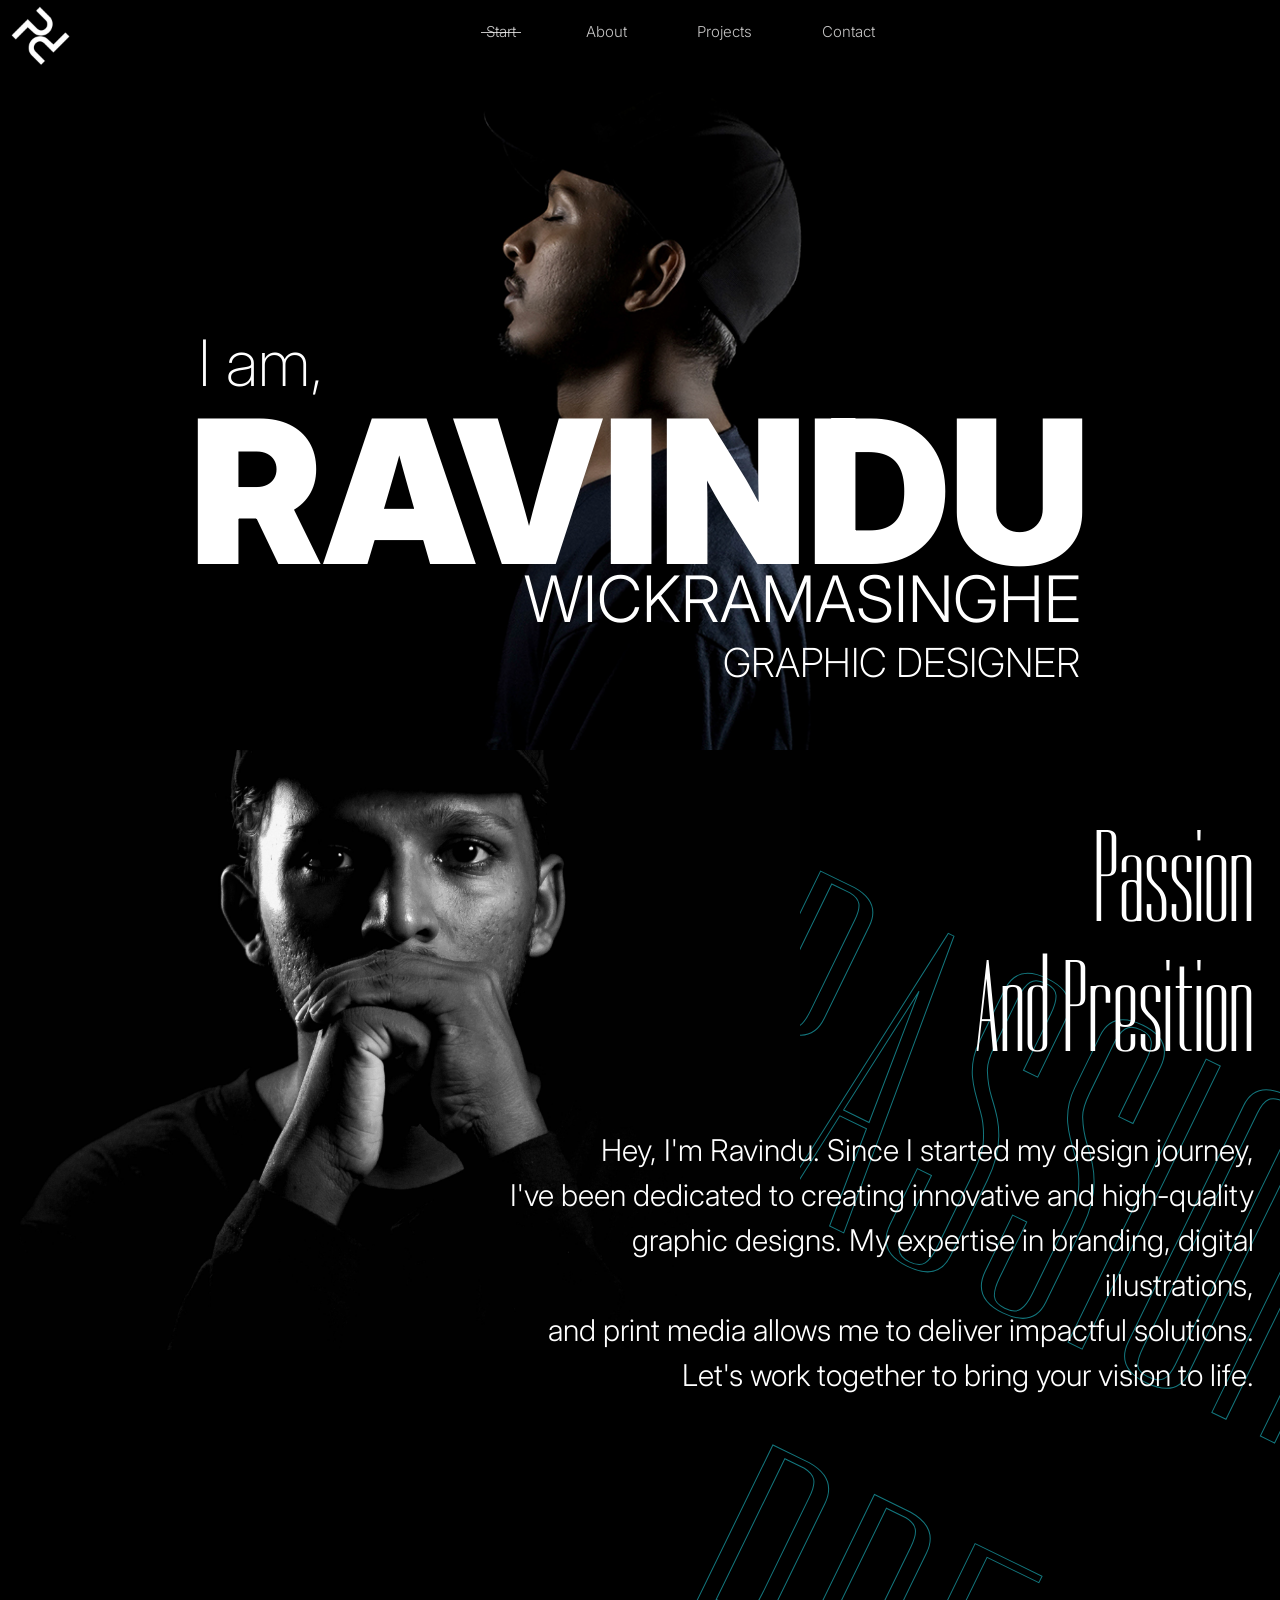
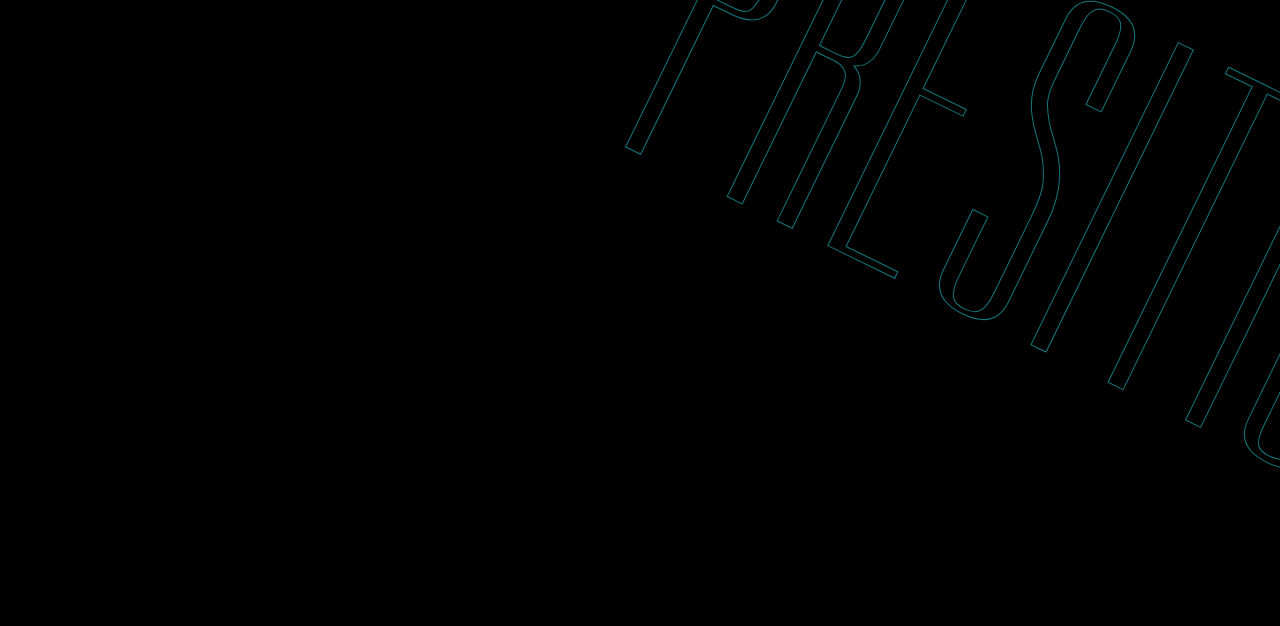
<file: index.html>
<!DOCTYPE html>
<html lang="en">
<head>
    <meta charset="UTF-8">
    <meta name="viewport" content="width=device-width, initial-scale=1.0">
    <title>Home-Ravindu Wickramasinghe</title>
    <link href="https://unpkg.com/aos@2.3.1/dist/aos.css" rel="stylesheet">
    <link href="https://cdn.jsdelivr.net/npm/bootstrap@5.3.3/dist/css/bootstrap.min.css" rel="stylesheet" integrity="sha384-QWTKZyjpPEjISv5WaRU9OFeRpok6YctnYmDr5pNlyT2bRjXh0JMhjY6hW+ALEwIH" crossorigin="anonymous">
    <link rel="stylesheet" href="./asset/css/index.css">
    <link rel="stylesheet" href="./asset/css/navbar.css">
    <style>
        @import url('https://fonts.googleapis.com/css2?family=Inter:ital,opsz,wght@0,14..32,100..900;1,14..32,100..900&display=swap');
        </style>
        <style>
          @import url('https://fonts.googleapis.com/css2?family=Dorsa&display=swap');
          </style>
<script src="https://unpkg.com/aos@2.3.1/dist/aos.js"></script>

</head>
<body>
    <!-------------- Navigation bar-------------------->
<div id="navbar" class="navbar nav " style="z-index: 1;">
  
    <a class="nav-link  " href="./index.html">
      <img src="./asset/img/logo(p.p).jpg" alt="logo" height="60" style="margin: 0px 5px 5px 5px; ">
    </a>
 
    <div class="nav-items nav" >
        <p class="nav-item">
          <a class="nav-link "  href="./index.html" 
          style=" --strike: 1; 
          background-position-x: center;">Start</a>
        </p>
        <p class="nav-item">
          <a class="nav-link" href="./Pages/about.html">About</a>
        </p>
        <p class="nav-item">
          <a class="nav-link" href="./Pages/projects.html">Projects</a>
        </p>
        <p class="nav-item"  >
          <a class="nav-link " href="./Pages/contact.html">Contact</a>
        </p>
    </div>
</div>
<!-- ------------------------ Home --------------------------------------->
<div class="home" style="z-index: 0;" >
 <div data-aos="fade-up" data-aos-duration="1000" class="home-container">
    <div data-aos="zoom-in" data-aos-duration="2000" class="home-text"
      >
        <p class="text-one " >I am,</p>
        <p class="text-two  ">RAVINDU</p>
        <P class="text-three ">WICKRAMASINGHE</P>
        <P class="text-four">GRAPHIC DESIGNER</P>
    
    </div> 
 </div>
</div>

<!-- ----------------Passsion--------------- -->
 <div class="passion-section"   >
  <div class="background-text" style="z-index: -1;">PASSION</div>
    <div class="background-text1" style="z-index: 0;">PRESITION</div>

    <div class="passion"  >
       <!-- data-aos="fade-right"
    data-aos-duration="1000"
    data-aos-easing="ease-in-sine" -->
    
    <div class="passion-desc"  >
      <!-- data-aos="fade-left"
    data-aos-duration="1000"
    data-aos-easing="ease-in-sine" -->
      <p class="passion-title">
       
        Passion <br>
        And Presition
      
      </p>
        <p class="passion-desc-body">
          Hey, I'm Ravindu. Since I started my design journey,<br>
I've been dedicated to creating innovative and high-quality <br>
graphic designs. My expertise in branding, digital illustrations, <br>
 and print media allows me to deliver impactful solutions. <br>
Let's work together to bring your vision to life.
        </p>
      </div>
    </div>
 </div>

<script>
  document.addEventListener("DOMContentLoaded", function () {
    AOS.init({
        duration: 800,  
        easing: "ease-in-out",  
        once: false,  
    });
  });
</script>
    
    <script src="https://cdn.jsdelivr.net/npm/bootstrap@5.3.3/dist/js/bootstrap.bundle.min.js" integrity="sha384-YvpcrYf0tY3lHB60NNkmXc5s9fDVZLESaAA55NDzOxhy9GkcIdslK1eN7N6jIeHz" crossorigin="anonymous"></script>
</body>

</html>
</file>
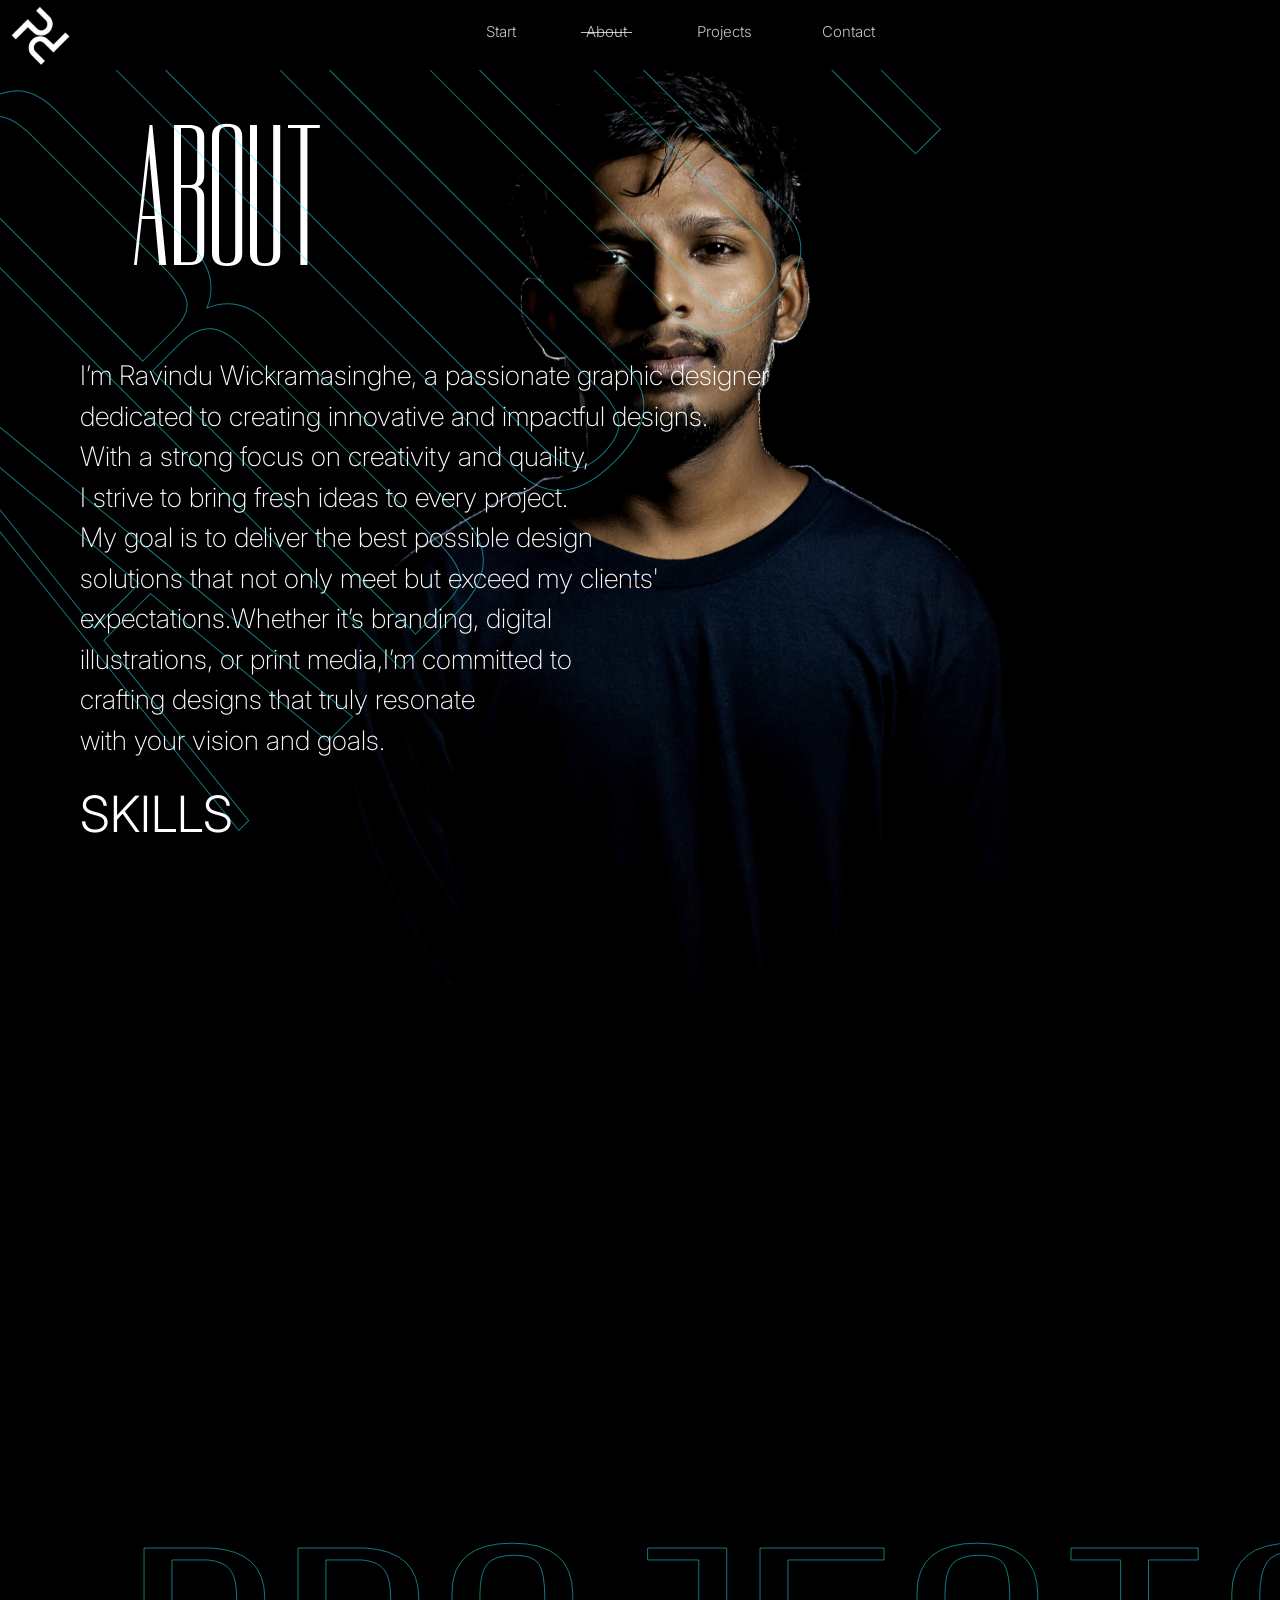
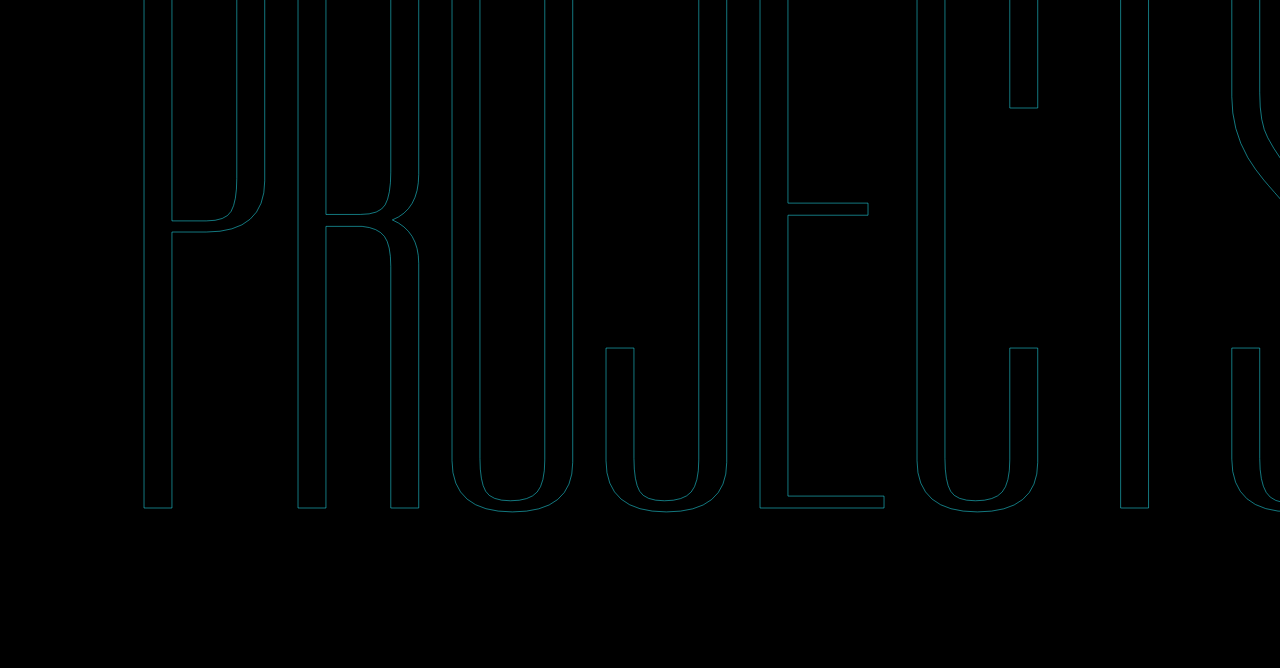
<file: Pages/about.html>
<!DOCTYPE html>
<html lang="en">
  <head>
    <meta charset="UTF-8" />
    <meta name="viewport" content="width=device-width, initial-scale=1.0" />
    <title>About-Ravidu</title>
    <link href="https://unpkg.com/aos@2.3.1/dist/aos.css" rel="stylesheet" />
    <link
      href="https://cdn.jsdelivr.net/npm/bootstrap@5.3.3/dist/css/bootstrap.min.css"
      rel="stylesheet"
      integrity="sha384-QWTKZyjpPEjISv5WaRU9OFeRpok6YctnYmDr5pNlyT2bRjXh0JMhjY6hW+ALEwIH"
      crossorigin="anonymous"
    />
    <style>
      @import url("https://fonts.googleapis.com/css2?family=Inter:ital,opsz,wght@0,14..32,100..900;1,14..32,100..900&display=swap");
    </style>
    <style>
      @import url("https://fonts.googleapis.com/css2?family=Dorsa&display=swap");
    </style>
    <link rel="stylesheet" href="../asset/css/about.css" />
    <link rel="stylesheet" href="../asset/css/navbar.css" />
  </head>
  <body>
    <div id="navbar" class="navbar nav"  style="z-index: 1;">
      <a class="nav-link  " href="./index.html">
      <img src="../asset/img/logo(p.p).jpg" alt="logo" height="60" style="margin: 0px 5px 5px 5px; ">
    </a>

      <div class="nav-items nav"  >
        <p class="nav-item">
          <a class="nav-link" href="../index.html">Start</a>
        </p>
        <p class="nav-item">
          <a class="nav-link" href="./about.html" 
          style=" --strike: 1; 
          background-position-x: center;">About</a>
        </p>
        <p class="nav-item">
          <a class="nav-link" href="./projects.html">Projects</a>
        </p>
        <p class="nav-item">
          <a class="nav-link" href="./contact.html">Contact</a>
        </p>
      </div>
    </div>
    <div id="about-content" data-aos="fade-left"
    data-aos-duration="1000"
    style="z-index: 0;">
      <div class="about-text" data-aos="fade-right"
      data-aos-duration="1000">
      <div class="containerbackground1"> ABOUT</div>
        <div class="about-topic">
          <p>ABOUT</p>
        </div>
        <div class="about-desc">
          <p>
            I’m Ravindu Wickramasinghe, a passionate graphic designer <br />
            dedicated to creating innovative and impactful designs. <br />
            With a strong focus on creativity and quality, <br />
            I strive to bring fresh ideas to every project. <br />
            My goal is to deliver the best possible design<br />
            solutions that not only meet but exceed my clients' <br />
            expectations.Whether it’s branding, digital <br />
            illustrations, or print media,I’m committed to <br />
            crafting designs that truly resonate <br />
            with your vision and goals.
          </p>
        </div>
      </div>
      <div class="about-skills">
        <div class="skill-topic">
          <p>SKILLS</p>
        </div>
        <div class="skill-list">
          <div class="skill-item" data-aos="flip-left"
          data-aos-duration="800" >
            <img src="../asset/img/photoshop.png" alt="photoshop immage" />
          </div>
          <div class="skill-item" data-aos="flip-left"
          data-aos-duration="800"
          data-aos-delay="100"
           >
            <img src="../asset/img/illustrator.png" alt="AI image" />
          </div>
          <div class="skill-item"data-aos="flip-left"
          data-aos-duration="800"
          data-aos-delay="200" >
            <img src="../asset/img/premier-pro.png" alt="premier image" />
          </div>
          <div class="skill-item" data-aos="flip-left"
          data-aos-duration="800"
          data-aos-delay="300" >
            <img src="../asset/img/maya.png"
              alt="maya image"
              style="height: 90px; width: 90px; margin-top: 0"
            />
          </div>
          <div class="skill-item" style="margin-left: 100px" data-aos="flip-left"
          data-aos-duration="800"
          data-aos-delay="400" >
          <a href="../asset/pdf/Ravindu Wickramasinghe CV.pdf" download><img src="../asset/img/pdf.png" alt="pdf image" /></a>
            
            <p
              style="
                text-align: center;
                color: white;
                font-size: 10px;
                font-family: inter, sans-serif;
                font-weight: 200;
              "
            >
              DOWNLOAD <br />
              CV HERE
            </p>
          </div>
        </div>
      </div>
    </div>
    <div class="project-part" >
      <div class="containerbackground2"> PROJECTS</div>
      <div class="projects" data-aos="zoom-in" data-aos-duration="1500">
      <a href="./projects.html" class="projects-text">
        PROJECTS
      </a>
    </div>
    </div>
    
    <script>
      document.addEventListener("DOMContentLoaded", function () {
     AOS.init({
         duration: 800,  // Animation duration in milliseconds
         easing: "ease-in-out",  // Animation easing
         once: false,  // Animation happens every time it scrolls into view
     });
   });
   </script>
    <script src="https://unpkg.com/aos@2.3.1/dist/aos.js"></script>
    <script
      src="https://cdn.jsdelivr.net/npm/bootstrap@5.3.3/dist/js/bootstrap.bundle.min.js"
      integrity="sha384-YvpcrYf0tY3lHB60NNkmXc5s9fDVZLESaAA55NDzOxhy9GkcIdslK1eN7N6jIeHz"
      crossorigin="anonymous"
    ></script>
  </body>
</html>
</file>
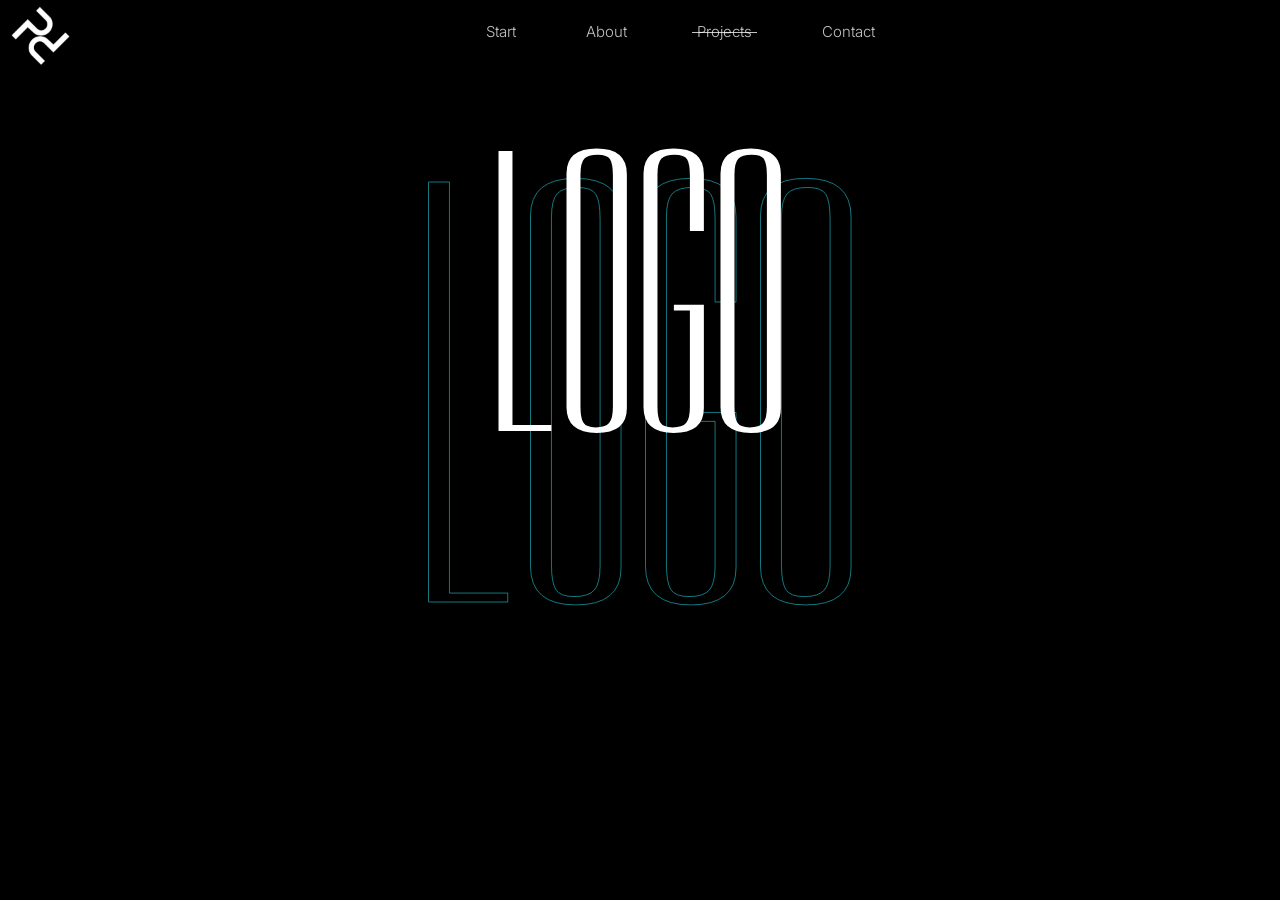
<file: Pages/projectFiles.html>
<!DOCTYPE html>
<html lang="en">
  <head>
    <meta charset="UTF-8" />
    <meta name="viewport" content="width=device-width, initial-scale=1.0" />
    <title >Document</title>
    <link rel="stylesheet" href=".././asset/css/projectfiles.css" />
    <link href="https://unpkg.com/aos@2.3.1/dist/aos.css" rel="stylesheet" />
    <link
      href="https://cdn.jsdelivr.net/npm/bootstrap@5.3.3/dist/css/bootstrap.min.css"
      rel="stylesheet"
      integrity="sha384-QWTKZyjpPEjISv5WaRU9OFeRpok6YctnYmDr5pNlyT2bRjXh0JMhjY6hW+ALEwIH"
      crossorigin="anonymous"
    />
    <style>
      @import url("https://fonts.googleapis.com/css2?family=Inter:ital,opsz,wght@0,14..32,100..900;1,14..32,100..900&display=swap");
    </style>
    <style>
      @import url("https://fonts.googleapis.com/css2?family=Dorsa&display=swap");
    </style>
    <link rel="stylesheet" href="../asset/css/navbar.css" />
  </head>
  <body style="background-color: black;">
      <div id="navbar" class="navbar nav " style="z-index: 1;">
  
    <a class="nav-link  " href="../index.html">
      <img src="../asset/img/logo(p.p).jpg" alt="logo" height="60" style="margin: 0px 5px 5px 5px; ">
    </a>
    <div class="nav-items nav" >
        <p class="nav-item">
          <a class="nav-link "  href="../index.html" >Start</a>
        </p>
        <p class="nav-item">
          <a class="nav-link" href="../Pages/about.html">About</a>
        </p>
        <p class="nav-item">
          <a class="nav-link" href="../Pages/projects.html" 
          style=" --strike: 1; 
          background-position-x: center;">Projects</a>
        </p>
        <p class="nav-item"  >
          <a class="nav-link " href="../Pages/contact.html">Contact</a>
        </p>
    </div>
</div>
      <div id="header" ></div>
      <div class="project-part">
        <div class="containerbackground3D" >3D DESIGNS</div>
        <div class="designs">
          <p class="designs-text">3D DESIGNS</p>
        </div>
      </div>
      <main>
        <section id="projects">
          <div class="masonry-grid"></div>
        </section>
      </main>
      <script src="../projectFiles.js"></script>
      <script>
        

        document.addEventListener("DOMContentLoaded", function () {
          AOS.init({
            duration: 800, // Animation duration in milliseconds
            easing: "ease-in-out", // Animation easing
            once: false, // Animation happens every time it scrolls into view
          });
        });
        const params = new URLSearchParams(window.location.search);
        const type = params.get("type") || "logo";

        // 2. Update the heading text
        document.querySelector("title").textContent = type + " Projects";
        document.querySelector(".containerbackground3D").textContent =
          type.toUpperCase();
        document.querySelector(".designs-text").textContent =
          type.toUpperCase();

        const grid = document.querySelector(".masonry-grid");
        grid.innerHTML = "";

        projectData[type]?.forEach((project) => {
          const card = document.createElement("div");
          card.className = "project-card";
          card.innerHTML = `
    <img src="${project.img}" alt="${project.desc}" />
    <p>${project.desc}</p>
  `;
          grid.appendChild(card);
        });
      </script>

      <script src="https://unpkg.com/aos@2.3.1/dist/aos.js"></script>
  </body>
</html>
</file>
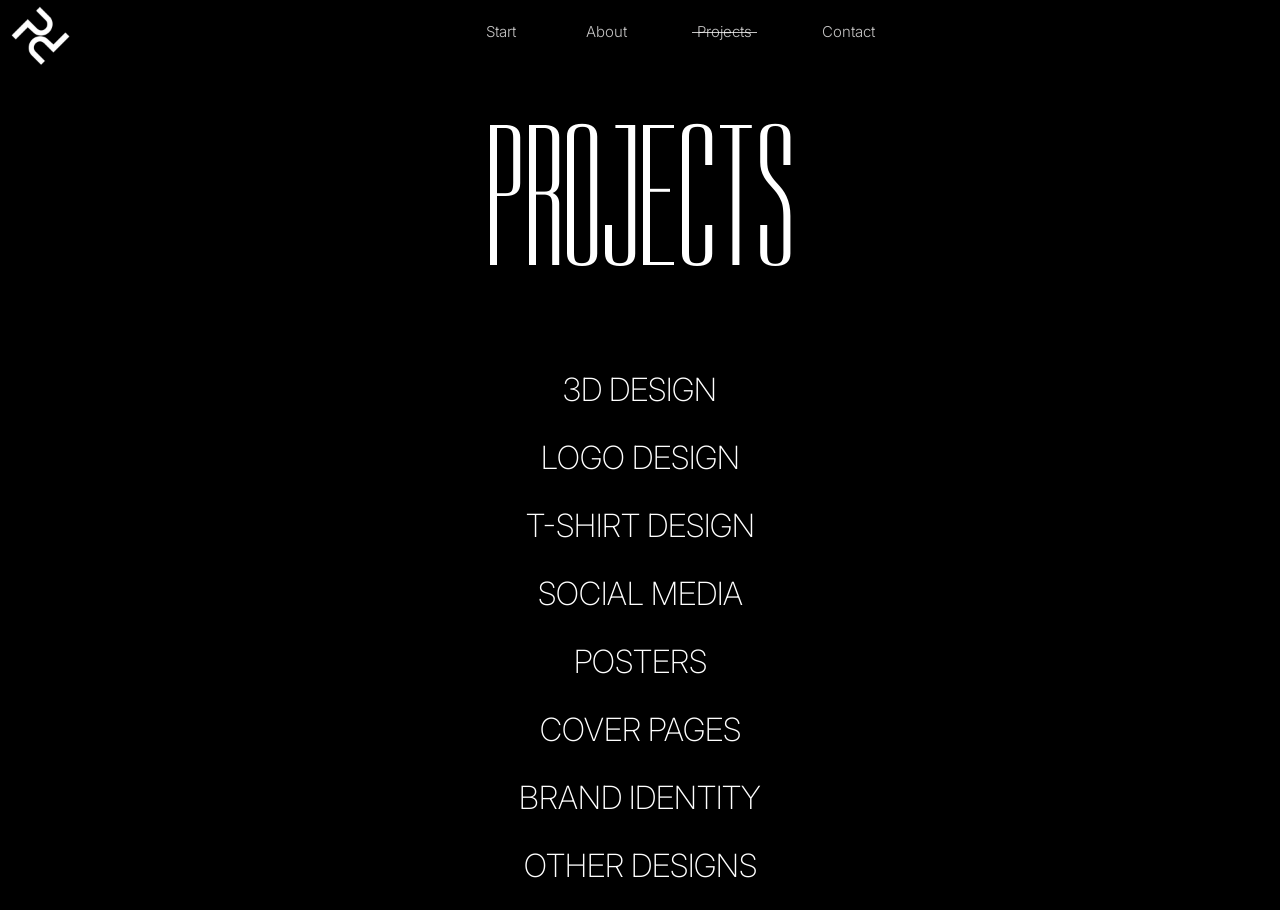
<file: Pages/projects.html>
<!DOCTYPE html>
<html lang="en">
<head>
    <meta charset="UTF-8">
    <meta name="viewport" content="width=device-width, initial-scale=1.0">
    <title>Projects</title>
    <link href="https://unpkg.com/aos@2.3.1/dist/aos.css" rel="stylesheet">
    <link href="https://cdn.jsdelivr.net/npm/bootstrap@5.3.3/dist/css/bootstrap.min.css" rel="stylesheet" integrity="sha384-QWTKZyjpPEjISv5WaRU9OFeRpok6YctnYmDr5pNlyT2bRjXh0JMhjY6hW+ALEwIH" crossorigin="anonymous">
    <style>
        @import url('https://fonts.googleapis.com/css2?family=Inter:ital,opsz,wght@0,14..32,100..900;1,14..32,100..900&display=swap');
        </style>
        <style>
          @import url('https://fonts.googleapis.com/css2?family=Dorsa&display=swap');
          </style>
          <link rel="stylesheet" href="../asset/css/projects.css">
          <link rel="stylesheet" href="../asset/css/navbar.css">
</head>
<body>
    <div id="navbar" class="navbar nav ">
  
        <a class="nav-link  " href="./index.html">
      <img src="../asset/img/logo(p.p).jpg" alt="logo" height="60" style="margin: 0px 5px 5px 5px; ">
    </a>
        <div class="nav-items nav" >
            <p class="nav-item">
              <a class="nav-link "  href="../index.html">Start</a>
            </p>
            <p class="nav-item">
              <a class="nav-link" href="./about.html">About</a>
            </p>
            <p class="nav-item">
              <a class="nav-link" href="./projects.html"
              style=" --strike: 1; 
          background-position-x: center;" >Projects</a>
            </p>
            <p class="nav-item"  >
              <a class="nav-link " href="./contact.html">Contact</a>
            </p>
        </div>
    </div>
    <div class="project-content">
      <div class="project-topic">
        <p>PROJECTS</p>
      </div>
      <div class="pro-list">
        <li data-aos="fade-up"
         data-aos-anchor-placement="top-bottom"><a href="./projectFiles.html?type=3D DESIGN">3D DESIGN</a></li>
         <li data-aos="fade-up"
         data-aos-delay="100"
         data-aos-anchor-placement="top-bottom"><a href="./projectFiles.html?type=LOGO DESIGN">LOGO DESIGN</a></li>
         <li data-aos="fade-up"
         data-aos-delay="200"
         data-aos-anchor-placement="top-bottom"><a href="./projectFiles.html?type=T-SHIRT DESIGN">T-SHIRT DESIGN</a></li>
         <li data-aos="fade-up"
         data-aos-delay="300"
         data-aos-anchor-placement="top-bottom"><a href="./projectFiles.html?type=SOCIAL MEDIA">SOCIAL MEDIA</a></li>
         <li data-aos="fade-up"
         data-aos-delay="400"
         data-aos-anchor-placement="top-bottom"><a href="./projectFiles.html?type=POSTERS">POSTERS</a></li>
         <li data-aos="fade-up"
         data-aos-anchor-placement="top-bottom"><a href="./projectFiles.html?type=COVER PAGES">COVER PAGES</a></li>
         <li data-aos="fade-up"
         data-aos-delay="100"
         data-aos-anchor-placement="top-bottom"><a href="./projectFiles.html?type=BRAND IDENTITY">BRAND IDENTITY</a></li>
         <li data-aos="fade-up"
         data-aos-delay="200"
         data-aos-anchor-placement="top-bottom"><a href="./projectFiles.html?type=OTHER DESIGNS">OTHER DESIGNS</a></li>
       
      </div>
    </div>
    
    <script>
      document.addEventListener("DOMContentLoaded", function () {
     AOS.init({
         duration: 800,  // Animation duration in milliseconds
         easing: "ease-in-out",  // Animation easing
         once: false,  // Animation happens every time it scrolls into view
     });
   });
   </script>
    <script src="https://unpkg.com/aos@2.3.1/dist/aos.js"></script>
    
     
</body>
</html>
</file>
<file: asset/css/index.css>
body{
 background-color: rgb(0, 0, 0);
 overflow-x: hidden;
}
.home-container{
     background-image: url(../img/home.jpeg);
    background-repeat: no-repeat;
    background-position-x: center;
    background-size: 155%;
     height: 750px;
     width: 900px;
     margin: auto;
     background-color:rgb(0, 0, 0) ;
    
}
.home-text{
    color: white;
    display: flex;
    flex-direction: column;
    text-align: center;
    font-family:"Inter", sans-serif;
}
.text-one{
    margin-top: 35%;
    font-size: 64px;
    margin-bottom: 0px;
    margin-left:-760px;
    font-weight: 200;
}
.text-two{
    margin-top: -70px;
        font-size: 200px;
        font-weight: 900;
        margin-bottom:-90px;
}
.text-three{
    margin-left: 36%;
    font-size: 64px;
    font-weight: 300;
}
.text-four{

    margin-left: 58%; 
    font-size: 40px;
    font-weight: 250;
    margin-top: -30px;
}
.passion{
    background-image: url(../img/image.png);
    background-repeat: no-repeat;
    background-position: left;
    height: 600px;
    background-size: 800px;
    
}
.passion-section{
    height: 700px;
}
.passion-desc{
    
    display: block;
    justify-content: end;
}
.passion-title {
   padding-top: 5%;
   padding-bottom: 3%;
    font-family: "Dorsa", sans-serif;
    font-size: 130px;
    width: 25%;
    line-height: 100%;
    text-align: end;
    margin-left: 73%;
    color: white;
}
.passion-desc-body{
    width: 60%;
    text-align: right;
    margin-left: 38%;
    font-family:"Inter", sans-serif;
    font-weight: 300;
    font-size: 30px;
    color: white;

}
.background-text{
    
    position: absolute;
    font-size:450px;
    font-family: 'Dorsa',sans-serif;
    bottom: -30%;
    left: 55%;
    transform: rotate(300deg);
    -webkit-transform: rotate(26deg);
    color: #76767600;
    text-align: left;
    -webkit-text-stroke: 1px #26EDFB80;
    letter-spacing: 20px;
    line-height: 0%;
}
.background-text1{
    
    position: absolute;
    font-size:480px;
    font-family: 'Dorsa',sans-serif;
    bottom: -100%;
    left: 50%;
    transform: rotate(300deg);
    -webkit-transform: rotate(26deg);
    color: #76767600;
    text-align: left;
    -webkit-text-stroke: 1px #26EDFB80;
    letter-spacing: 20px;
    line-height: 0%;
}
</file>
<file: asset/css/navbar.css>
.navbar{
    top:0;
    margin-top: -10px;
    position:fixed;
    background-color: black;
    width: 100%;
    height: 80px;
    
}
.nav-items{
    margin-top:5px ;
    margin: auto;
    margin-top: 15px;
    font-family: "Inter",sans-serif;
    font-weight: 300;
}
.nav-link{
    padding-left: 5px;
    padding-right: 5px;
    color: rgba(255, 254, 254, 0.77);
    font-size: 15px;
   margin-right: 60px;
   --thickness: 1px;
   --strike: 0;
   background: linear-gradient(90deg, transparent, currentColor 0) no-repeat 
               right / calc(var(--strike) * 100%) var(--thickness);
   transition: background-size .5s ease;
}

.nav-item .nav-link:hover{
    color: white;
    font-size:15px;
    --strike: 1; 
    background-position-x: left;
}
</file>
<file: asset/css/about.css>
body{
    background-color: rgb(0, 0, 0); 
    overflow-y: auto;
    height: 1560px;
}

#about-content{
    margin-left: 80px;
    background-image: url("../img/about.jpeg");
    background-repeat: no-repeat;
    background-position-x: 160%;
    background-position-y: 50%;
    background-size: 1200px;;
    height: 960px;
  
}     
.about-topic{
    font-size: 200px;
    font-family: "Dorsa",sans-serif;
    color: white;
    margin-top:50px ;
    margin-bottom:-10px ;
    margin-left: 50px;
}

.about-desc{
    font-size: 27px;
    font-family: "Inter",sans-serif;
    color: white;
    font-weight: 200;
}
.skill-topic{
    color: white;
    font-size: 50px;
    font-family: "Inter",sans-serif;
    font-weight: 300;
    margin: 0 20px 20px 0px;
}
.skill-list{
display: flex;
}
.skill-item img{
    height: 70px;
    width: 70px;
    margin: 10px;
}
.skill-item img:hover{
    transform: scale(1.15);
    transition-duration: 200ms;
}
.project-part{
    margin-bottom: 0px;
    padding-bottom: 0px;
}
.projects{
    text-align: center;
    width: 1000px;
    margin: 50px auto 0px auto;
}
/* .projects:hover{
    transform: scale(1.25);
    transition-duration: 800ms;
    
} */
.projects .projects-text{
    text-decoration: none;  
    font-size: 500px;
    font-weight: 400;
    font-family: "Dorsa",sans-serif;
    color: white;
    height: auto;
    --thickness: 5px;
    --strike: 0;
    background: linear-gradient(90deg, transparent, currentColor 0) no-repeat 
                right / calc(var(--strike) * 100%) var(--thickness);
    transition: background-size .5s ease;
}
.projects-text:hover{
    --strike: 1; 
    background-position-x: left;

}
.containerbackground1 {
    margin: 3rem;
    position: absolute;
    font-size: 1000px;
    font-family: 'Dorsa',sans-serif;
    bottom: 70%;
    left: -25%;
    z-index: 1;
    transform: rotate(300deg);
    -webkit-transform: rotate(315deg);
    color: #76767600;
    text-align: left;
    -webkit-text-stroke: 1px #26EDFB80;
    letter-spacing: 30px;
    line-height: 0%;
}
.containerbackground2 {
    position: absolute;
    font-size: 800px;
    font-family: 'Dorsa',sans-serif;
    top: 205%;
    bottom: 0;
    left: 10%;
    z-index: -1;
    color: #76767600;
    line-height: 0%;
    -webkit-text-stroke: 1px #26EDFB80;
}
</file>
<file: asset/css/projectfiles.css>
body{
background-color: black;
}
.masonry-grid {
  column-count: 3;
  column-gap: 1.6rem;
  padding: 1rem;
  margin-left: 5%;
  margin-right: 5%;
}

.project-card {
  background-color: #333;
  color: #fff;
  margin-bottom: 1.5rem;
  border-radius: 8px;
  overflow: hidden;
  break-inside: avoid;
  box-shadow: 0 4px 8px rgba(0,0,0,0.2);
}

.project-card img {
  width: 100%;
  display: block;
}

.project-card p {
  padding: 0.75rem;
  font-size: 0.95rem;
}
.project-part{
    margin-bottom: 0px;
    padding-bottom: 0px;
    margin-top: 0px;
}
.designs{
    text-align: center;
    width: 1000px;
    margin: 0px auto 0px auto;
}
.designs {
  transition: transform 700ms ease-in-out;
}

.designs:hover {
  transform: scale(1.25);
}
.designs .designs-text{
    text-decoration: none;  
    font-size: 400px;
    font-weight: 400;
    font-family: "Dorsa",sans-serif;
    color: white;
    height: auto;
}

.containerbackground3D {
  position: absolute;
  top: 45% !important;
  left: 50%;
  transform: translate(-50%, -50%);
  min-width: 100vw;
  text-align: center;
  font-size: 600px;
  font-family: 'Dorsa', sans-serif;
  z-index: -1;
  color: #76767600;
  line-height: 0.75;
  -webkit-text-stroke: 1px #26EDFB80;
  word-break: break-word;
  white-space: normal;
  pointer-events: none;
}
</file>
<file: asset/css/projects.css>
body{
    background-color: rgb(0, 0, 0);   
}
.project-content{
    margin: auto;
}
.project-topic{
    font-size: 200px;
    font-family: "Dorsa",sans-serif;
    font-weight: 400;
    text-align: center;
    color: white;
    margin-top:50px;
   
}
.pro-list{
    margin: auto;
    text-align: center;
    text-decoration: none;
    list-style: none;
}

.pro-list a{
    padding-left: 5px;
    padding-right: 5px;
        text-decoration: none;
        color: white;
        font-size: 32px;
        font-weight: 200;
        font-family: "inter",sans-serif;
        position: relative;
        --thickness: 1.5px;
        --strike: 0;
        background: linear-gradient(90deg, transparent, currentColor 0) no-repeat 
                     right / calc(var(--strike) * 100%) var(--thickness);
        transition: background-size .4s ease-in-out;
}
.pro-list a:hover{
    --strike: 1; 
    background-position-x: left;
 
}
.pro-list li{
     margin-bottom: 20px;
}
</file>
